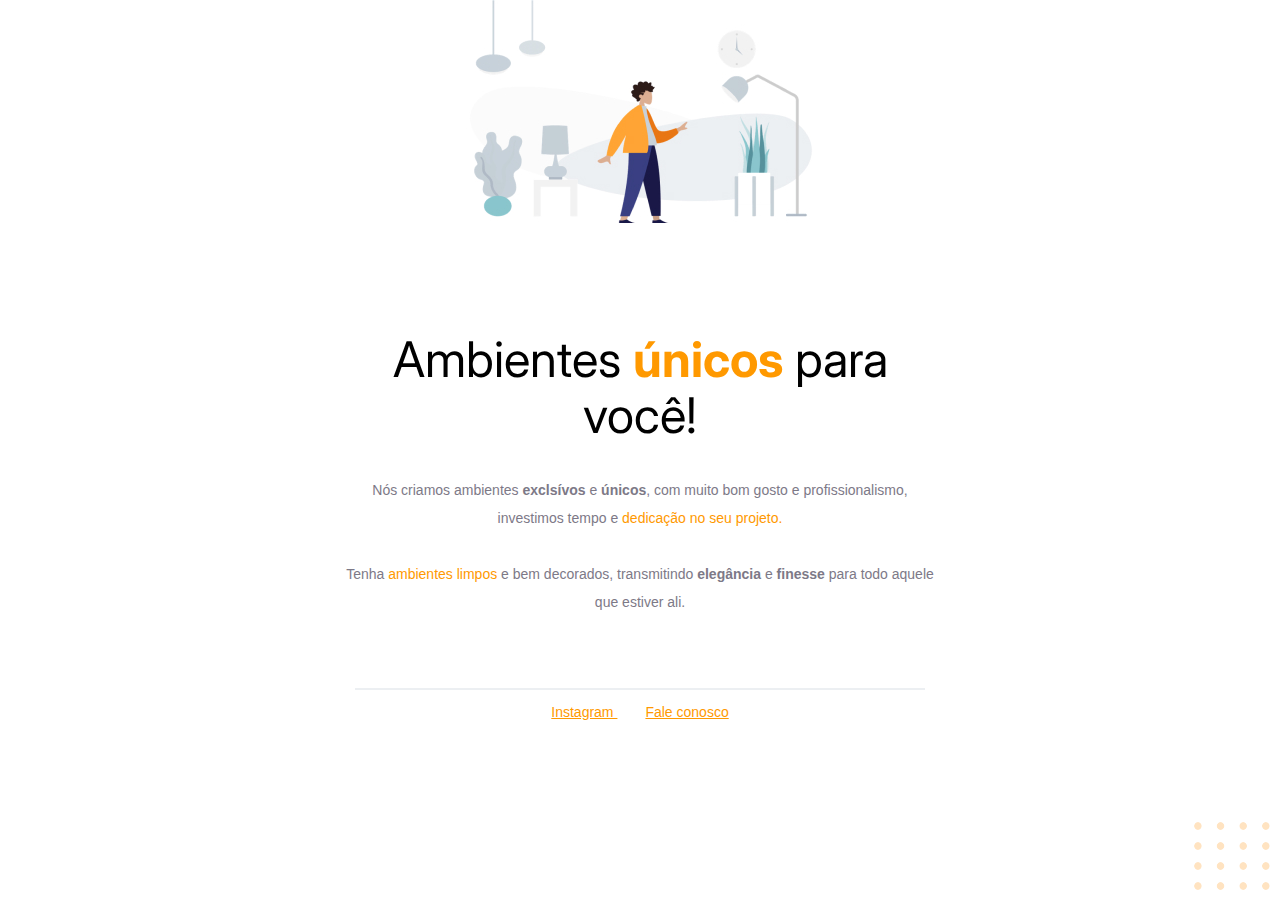
<file: projeto01/index.html>
<!DOCTYPE html>
<html lang="pt-br">
<head>
    <link rel="preconnect" href="https://fonts.googleapis.com">
    <link rel="preconnect" href="https://fonts.gstatic.com" crossorigin>

    <meta charset="UTF-8">
    <meta name="viewport" content="width=device-width, initial-scale=1.0">
    <title>Móveis Customizados</title>

    <link href="https://fonts.googleapis.com/css2?family=Inter:wght@100..900&display=swap" rel="stylesheet">
    
    <link rel="stylesheet" href="style.css">



</head>
<body>

    <div id="hero">
        <img src="imagens/image 1.jpg" 
        alt="desenho de uma pessoa em uma sala com móveis"/>

        <h1>Ambientes <span>únicos</span> para você!</h1>

        <p>
            Nós criamos ambientes <strong>exclsívos</strong> e <strong>únicos</strong>, 
            com muito bom gosto e profissionalismo,
            investimos tempo e <span>dedicação no seu projeto.</span> 
       <br/>
       <br/>
       
            Tenha <span>ambientes limpos</span> e bem decorados,
            transmitindo <strong>elegância</strong>  e <strong>finesse</strong> para todo 
            aquele que estiver ali.
        </p>
    </div>

    <div id="footer">

        <div id="line"></div>


        <a
         target="_blank"
         href="https://instagram.com">Instagram
        </a> 

        <a 
        href="#">Fale conosco
    </a>
    </div>

    <img 
    id="balls"
    src="imagens/balls.svg" 
    alt="bolinhas laranjadas no canto direito inferior da tela"/>
  
    
</body>
</html>
</file>
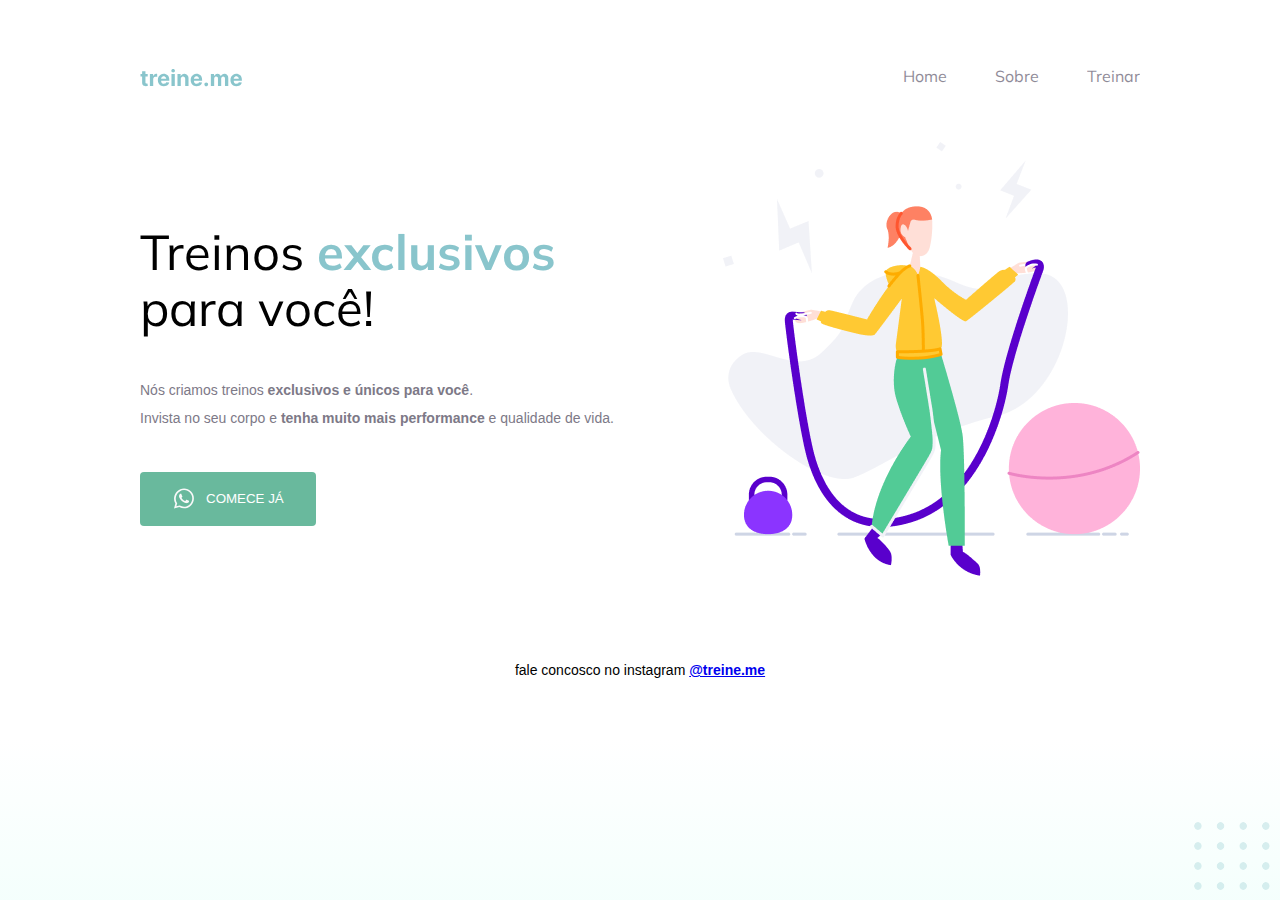
<file: projeto02/index.html>
<!DOCTYPE html>
<html lang="pt-br">
<head>
    <link rel="preconnect" href="https://fonts.googleapis.com">
    <link rel="preconnect" href="https://fonts.gstatic.com" crossorigin>
    <meta charset="UTF-8">
    <meta name="viewport" content="width=device-width, initial-scale=1.0">
    <title>Treine met</title>
    <link rel="stylesheet" href="style.css">
    <link href="https://fonts.googleapis.com/css2?family=Mulish:wght@700&display=swap" rel="stylesheet">
    <link href="https://fonts.googleapis.com/css2?family=Mulish&display=swap" rel="stylesheet">

</head>
<body>

 <div class="page">
    <header>
        <img src="img/Logo.svg" alt="Treine.me"/>
        <nav>
            <ul>
                <li>Home</li>
                <li>Sobre</li>
                <li>Treinar</li>
            </ul>
        </nav>
    </header>
    
    <main>

        <section class="text">
            <h1>Treinos <span>exclusivos</span><br/>
                 para você!</h1>
            <p>Nós criamos treinos <strong>exclusivos e únicos para você</strong>.<br> 
                Invista no seu corpo e <strong>tenha muito mais performance</strong> e qualidade de vida.</p>

                <button>
                    <img src="img/whatsapp 1.svg" alt="Ícone do whatsapp">
                    Comece já
                </button>

        </section>

        <img src="img/fitness-jump.png" alt="desenho de uma mulher pulando corda">

    </main>
    
    <footer>
        fale concosco no instagram 
        <a href="https://instagram.com/treineme" target="_blank">@treine.me</a> 
    </footer>
</div>

<img id="balls" src="img/balls-decoration.svg" alt="bolinhas verdes no canto inferior direito">

</body>
</html>
</file>
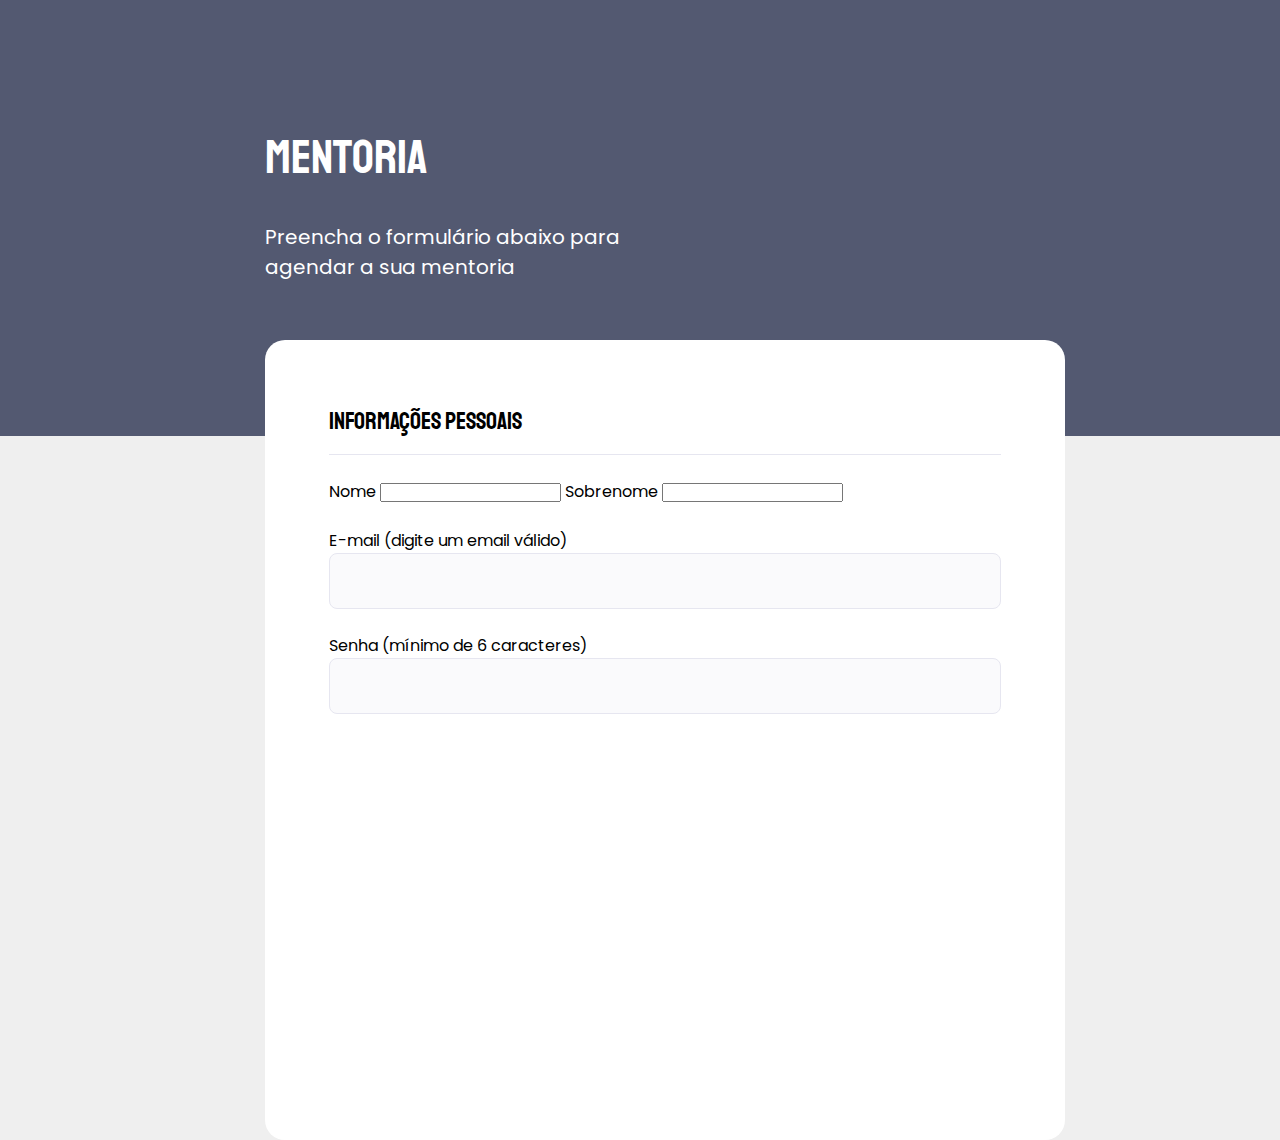
<file: projeto03.1/index.html>
<!DOCTYPE html>
<html lang="PT-br">
<head>
    <meta charset="UTF-8">
    <meta name="viewport" content="width=device-width, initial-scale=1.0">
    <link rel="preconnect" href="https://fonts.googleapis.com">
<link rel="preconnect" href="https://fonts.gstatic.com" crossorigin>
<link rel="preconnect" href="https://fonts.googleapis.com">
<link rel="preconnect" href="https://fonts.gstatic.com" crossorigin>
<link href="https://fonts.googleapis.com/css2?family=Archivo:ital,wght@0,100..900;1,100..900&family=Poppins:ital,wght@0,100;0,200;0,300;0,400;0,500;0,600;0,700;0,800;0,900;1,100;1,200;1,300;1,400;1,500;1,600;1,700;1,800;1,900&family=Staatliches&display=swap" rel="stylesheet">
<link href="https://fonts.googleapis.com/css2?family=Archivo:ital,wght@0,100..900;1,100..900&family=Poppins:ital,wght@0,100;0,200;0,300;0,400;0,500;0,600;0,700;0,800;0,900;1,100;1,200;1,300;1,400;1,500;1,600;1,700;1,800;1,900&family=Staatliches&display=swap" rel="stylesheet">
    <title>Mentoria</title>
    <link rel="stylesheet" href="style.css">
   <body>
     <div class="page">
        <header>
            <h1>Mentoria</h1>   
            <p>Preencha o formulário abaixo para <br>
                 agendar a sua mentoria</p>        
         </header>
        <form>
            <fieldset>
                <div class="fildset-wrapper">
                    <legend>Informações pessoais</legend>
                    <div class="input-wrapper1">
                        <label for="name">Nome</label>
                        <input type="text" id="name"/>                    
                        <label for="lastname">Sobrenome</label>
                        <input type="text" id="name"/>                    
                    </div>

                   

                    <div class="input-wrapper">
                        <label for="email">E-mail <span>(digite um email válido)</span></label>
                        <input type="email" id="email"/>
                    </div>


                    <div class="input-wrapper">
                        <label for="password">Senha <span>(mínimo de 6 caracteres)</span></label>
                        <input type="password" id="event-password"/>
                    </div>

                </div>
            </fieldset>


        </form>    
        
     </div>
   </body>
</head>
<body>
    
</body>
</html>
</file>
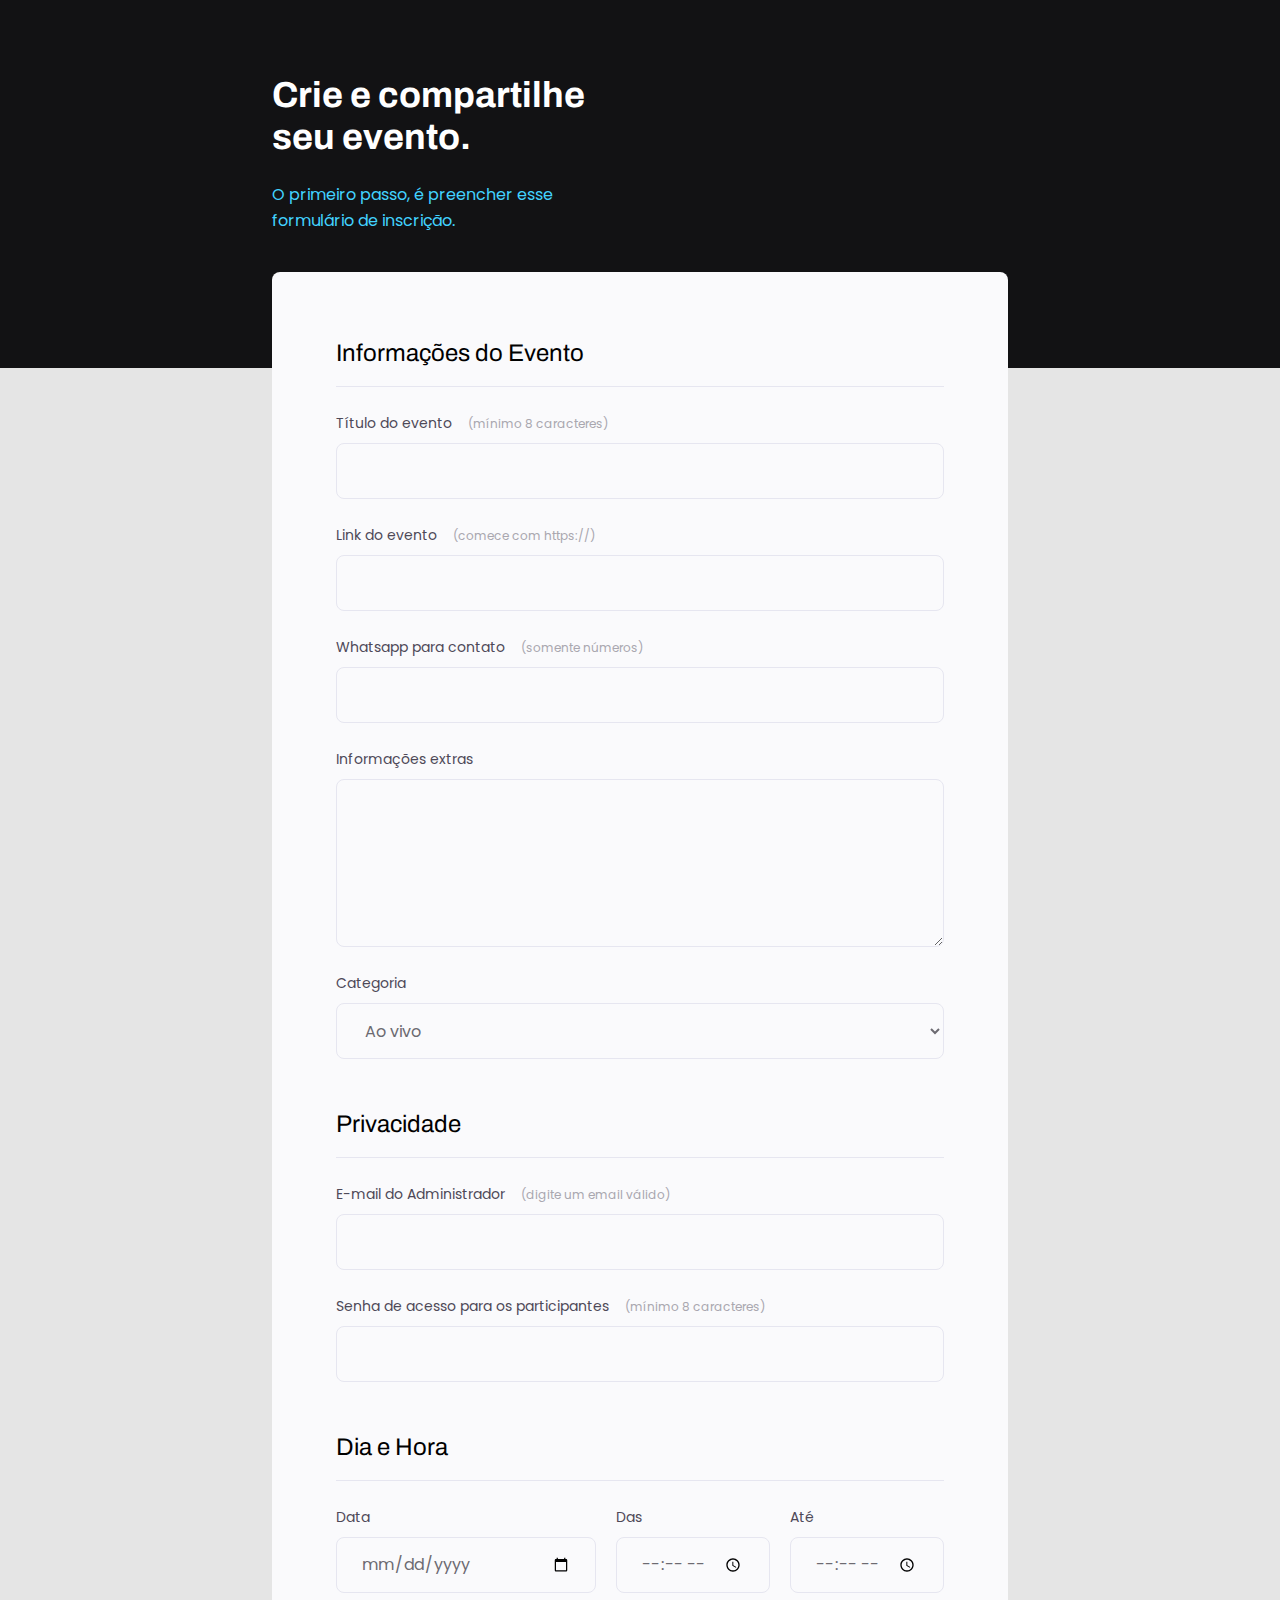
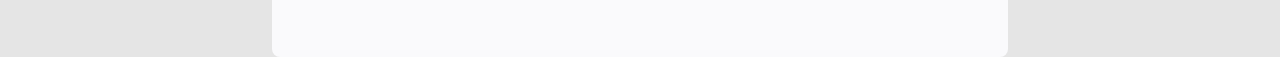
<file: projeto03.2/index.html>
<!DOCTYPE html>
<html lang="pt-br">

<head>
    <meta charset="UTF-8">
    <meta name="viewport" content="width=device-width, initial-scale=1.0">
    <link rel="preconnect" href="https://fonts.googleapis.com">
    <link rel="preconnect" href="https://fonts.gstatic.com" crossorigin>
    <link href="https://fonts.googleapis.com/css2?family=Archivo:ital,wght@0,100..900;1,100..900&display=swap"
        rel="stylesheet">

    <link rel="preconnect" href="https://fonts.googleapis.com">
    <link rel="preconnect" href="https://fonts.gstatic.com" crossorigin>
    <link
        href="https://fonts.googleapis.com/css2?family=Archivo:ital,wght@0,100..900;1,100..900&family=Poppins:ital,wght@0,100;0,200;0,300;0,400;0,500;0,600;0,700;0,800;0,900;1,100;1,200;1,300;1,400;1,500;1,600;1,700;1,800;1,900&display=swap"
        rel="stylesheet">

    <title>Crie seu evento</title>

    <link rel="stylesheet" href="style.css">

</head>

<body>

    <div class="page">
        <header>
            <h1>Crie e compartilhe <br />
                seu evento.</h1>
            <p>O primeiro passo, é preencher esse <br />
                formulário de inscrição.</p>
        </header>

        <form>
            <fieldset>
                <div class="fildset-wrapper">
                    <legend>Informações do Evento</legend>

                    <div class="input-wrapper">
                        <label for="event-title">Título do evento <span>(mínimo 8 caracteres)</span></label>
                        <input type="text" id="event-title" />
                    </div>

                    <div class="input-wrapper">
                        <label for="event-link">Link do evento <span>(comece com https://)</span></label>
                        <input type="url" id="event-link" />
                    </div>

                    <div class="input-wrapper">
                        <label for="event-whatsapp">Whatsapp para contato <span>(somente números)</span></label>
                        <input type="number" id="event-whatsapp" />
                    </div>

                    <div class="input-wrapper">
                        <label for="event-info">Informações extras</label>
                        <textarea id="event-info"></textarea>
                    </div>

                    <div class="input-wrapper">
                        <label for="event-category">Categoria</label>
                        <select id="event-category" >
                            <option value="live">Ao vivo</option>
                            <option value="podcast">Podcast</option>
                            <option value="mentorship">Mentoria</option>
                        </select>
                    </div>
                </div>

                
            </fieldset>

            <fieldset>
                <div class="fildset-wrapper">
                    <legend>Privacidade</legend>

                    <div class="input-wrapper">
                        <label for="event-email">E-mail do Administrador <span>(digite um email válido)</span></label>
                        <input type="email" id="event-email" />
                    </div>

                    <div class="input-wrapper">
                        <label for="event-password">Senha de acesso para os participantes <span>(mínimo 8 caracteres)</span></label>
                        <input type="password" id="event-password" />
                    </div>

                </div>
            </fieldset>

            <fieldset>
                <div class="fildset-wrapper">
                    <legend>Dia e Hora</legend>

                    <div class="col-3">

                        <div class="input-wrapper">
                            <label for="event-date">Data</label>
                            <input type="date" id="event-date" />
                        </div>
    
                        <div class="input-wrapper">
                            <label for="event-begin">Das</label>
                            <input type="time" id="event-begin" />
                        </div>

                        <div class="input-wrapper">
                            <label for="event-end">Até</label>
                            <input type="time" id="event-end" />
                        </div>
    

                    </div>

                  
                </div>
            </fieldset>


        </form>

    </div>

</body>

</html>
</file>
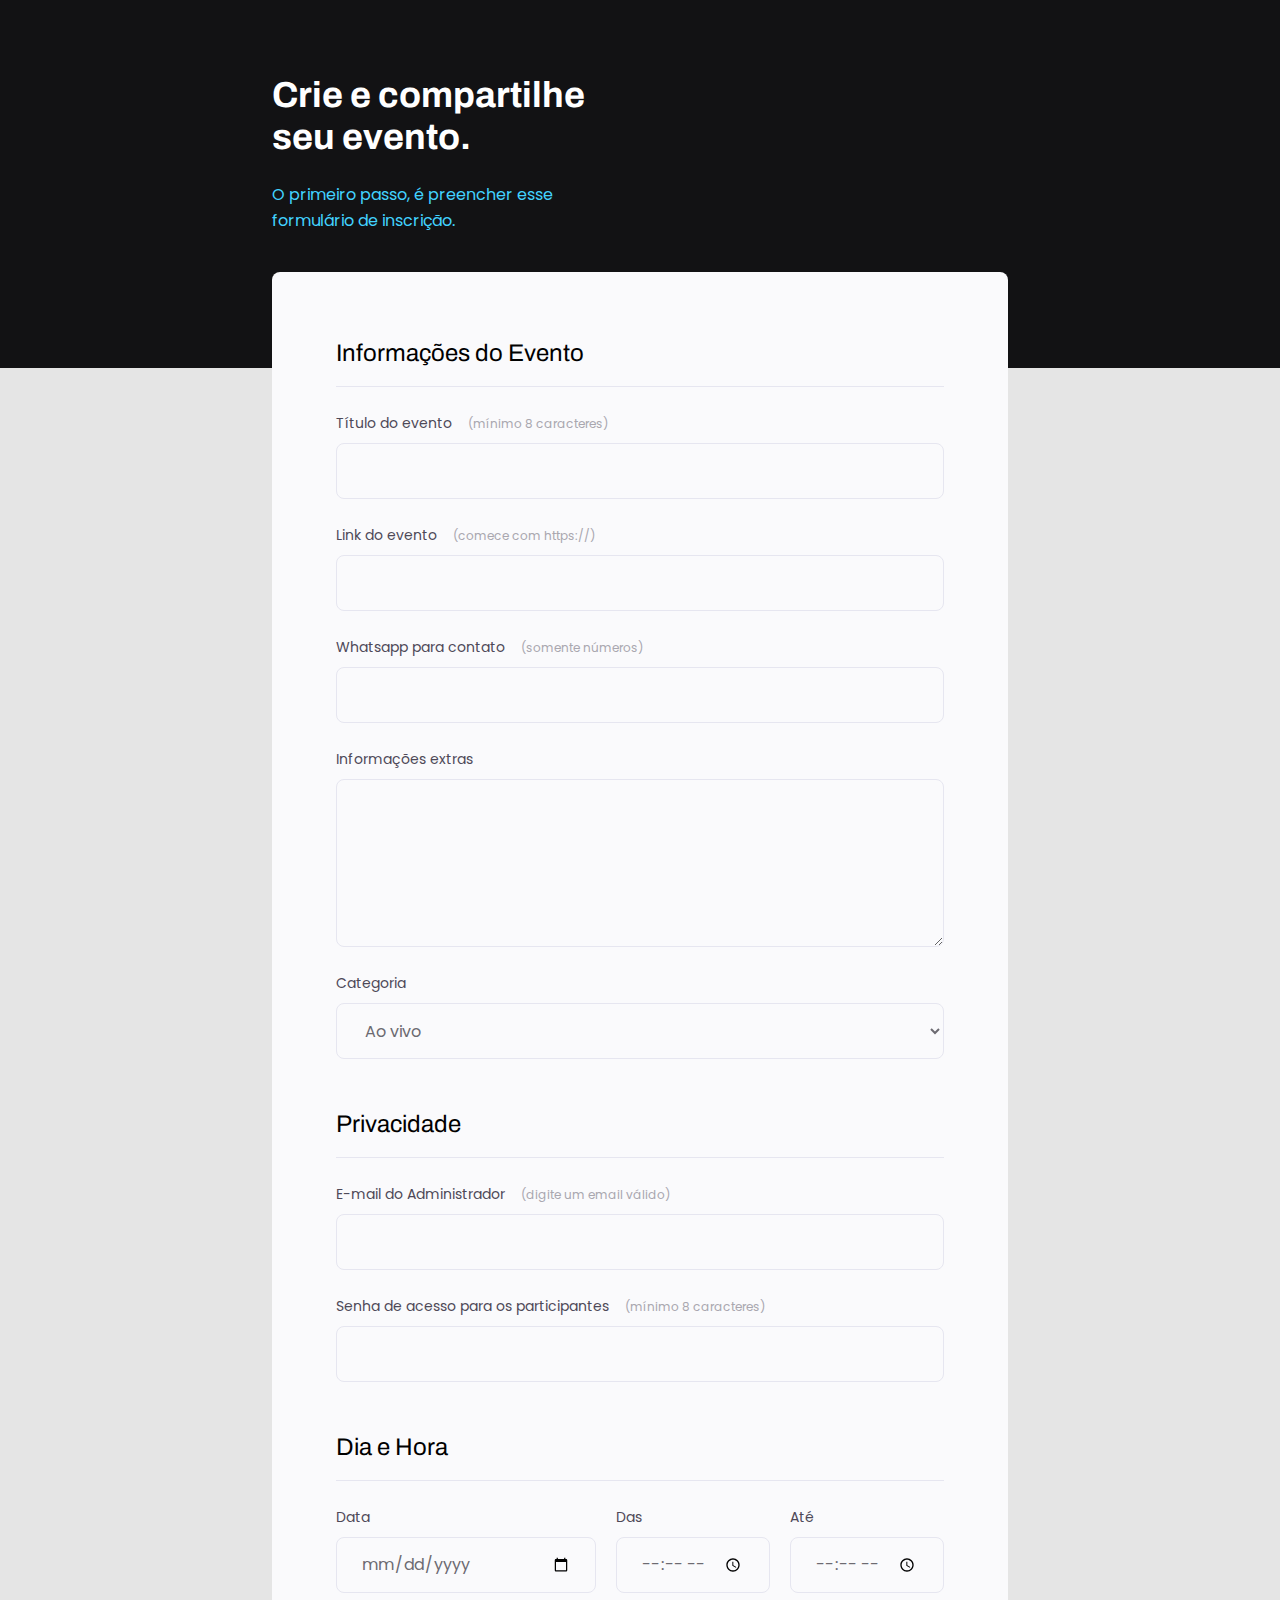
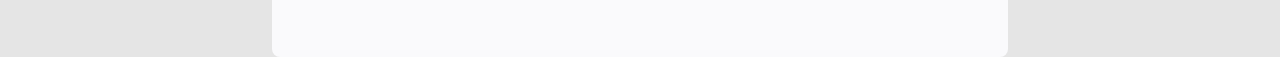
<file: projeto03/index.html>
<!DOCTYPE html>
<html lang="pt-br">

<head>
    <meta charset="UTF-8">
    <meta name="viewport" content="width=device-width, initial-scale=1.0">
    <link rel="preconnect" href="https://fonts.googleapis.com">
    <link rel="preconnect" href="https://fonts.gstatic.com" crossorigin>
    <link href="https://fonts.googleapis.com/css2?family=Archivo:ital,wght@0,100..900;1,100..900&display=swap"
        rel="stylesheet">

    <link rel="preconnect" href="https://fonts.googleapis.com">
    <link rel="preconnect" href="https://fonts.gstatic.com" crossorigin>
    <link
        href="https://fonts.googleapis.com/css2?family=Archivo:ital,wght@0,100..900;1,100..900&family=Poppins:ital,wght@0,100;0,200;0,300;0,400;0,500;0,600;0,700;0,800;0,900;1,100;1,200;1,300;1,400;1,500;1,600;1,700;1,800;1,900&display=swap"
        rel="stylesheet">

    <title>Crie seu evento</title>

    <link rel="stylesheet" href="style.css">

</head>

<body>

    <div class="page">
        <header>
            <h1>Crie e compartilhe <br />
                seu evento.</h1>
            <p>O primeiro passo, é preencher esse <br />
                formulário de inscrição.</p>
        </header>

        <form>
            <fieldset>
                <div class="fildset-wrapper">
                    <legend>Informações do Evento</legend>

                    <div class="input-wrapper">
                        <label for="event-title">Título do evento <span>(mínimo 8 caracteres)</span></label>
                        <input type="text" id="event-title" />
                    </div>

                    <div class="input-wrapper">
                        <label for="event-link">Link do evento <span>(comece com https://)</span></label>
                        <input type="url" id="event-link" />
                    </div>

                    <div class="input-wrapper">
                        <label for="event-whatsapp">Whatsapp para contato <span>(somente números)</span></label>
                        <input type="number" id="event-whatsapp" />
                    </div>

                    <div class="input-wrapper">
                        <label for="event-info">Informações extras</label>
                        <textarea id="event-info"></textarea>
                    </div>

                    <div class="input-wrapper">
                        <label for="event-category">Categoria</label>
                        <select id="event-category" >
                            <option value="live">Ao vivo</option>
                            <option value="podcast">Podcast</option>
                            <option value="mentorship">Mentoria</option>
                        </select>
                    </div>


                </div>
            </fieldset>

            <fieldset>
                <div class="fildset-wrapper">
                    <legend>Privacidade</legend>

                    <div class="input-wrapper">
                        <label for="event-email">E-mail do Administrador <span>(digite um email válido)</span></label>
                        <input type="email" id="event-email" />
                    </div>

                    <div class="input-wrapper">
                        <label for="event-password">Senha de acesso para os participantes <span>(mínimo 8 caracteres)</span></label>
                        <input type="password" id="event-password" />
                    </div>

                </div>
            </fieldset>

            <fieldset>
                <div class="fildset-wrapper">
                    <legend>Dia e Hora</legend>

                    <div class="col-3">

                        <div class="input-wrapper">
                            <label for="event-date">Data</label>
                            <input type="date" id="event-date" />
                        </div>
    
                        <div class="input-wrapper">
                            <label for="event-begin">Das</label>
                            <input type="time" id="event-begin" />
                        </div>

                        <div class="input-wrapper">
                            <label for="event-end">Até</label>
                            <input type="time" id="event-end" />
                        </div>
    

                    </div>

                  
                </div>
            </fieldset>


        </form>

    </div>

</body>

</html>
</file>
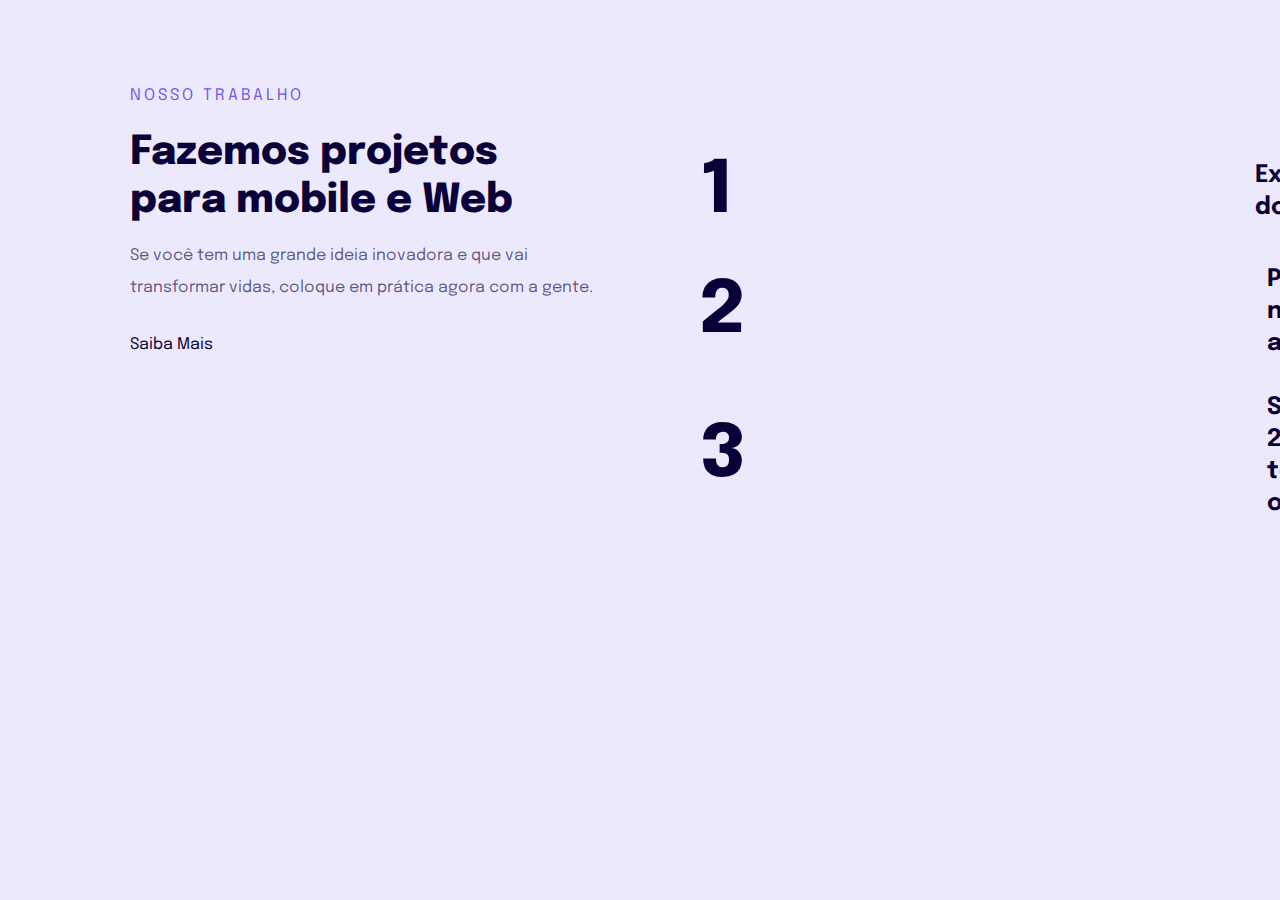
<file: projeto04/index.html>
<!DOCTYPE html>
<html lang="pt-br">
<head>
    <link rel="preconnect" href="https://fonts.googleapis.com">
    <link rel="preconnect" href="https://fonts.gstatic.com" crossorigin>
    <meta charset="UTF-8">
    <meta name="viewport" content="width=device-width, initial-scale=1.0">
    <title>Introdução á responsividade</title>
    
    <link rel="stylesheet" href="style.css">
    <link href="https://fonts.googleapis.com/css2?family=Epilogue:ital,wght@0,100..900;1,100..900&display=swap" rel="stylesheet">

</head>
<body>
    <main>
    <div>
        <p>NOSSO TRABALHO</p>
       
        <h1>Fazemos projetos para
            mobile e Web</h1>
       
        <p>Se você tem uma grande ideia inovadora e que vai transformar vidas, coloque em prática agora com a gente.</p>    
       
        <a href="#">Saiba Mais</a>
    </div>

        <ul>
            <li><span>1</span> Experiência do usuário</li>
            <li><span>2</span> Pagamentos no aplicativo</li>
            <li><span>3</span> Suporte 24h todos os dias</li>
        </ul>
    </main>
    
</body>
</html>
</file>
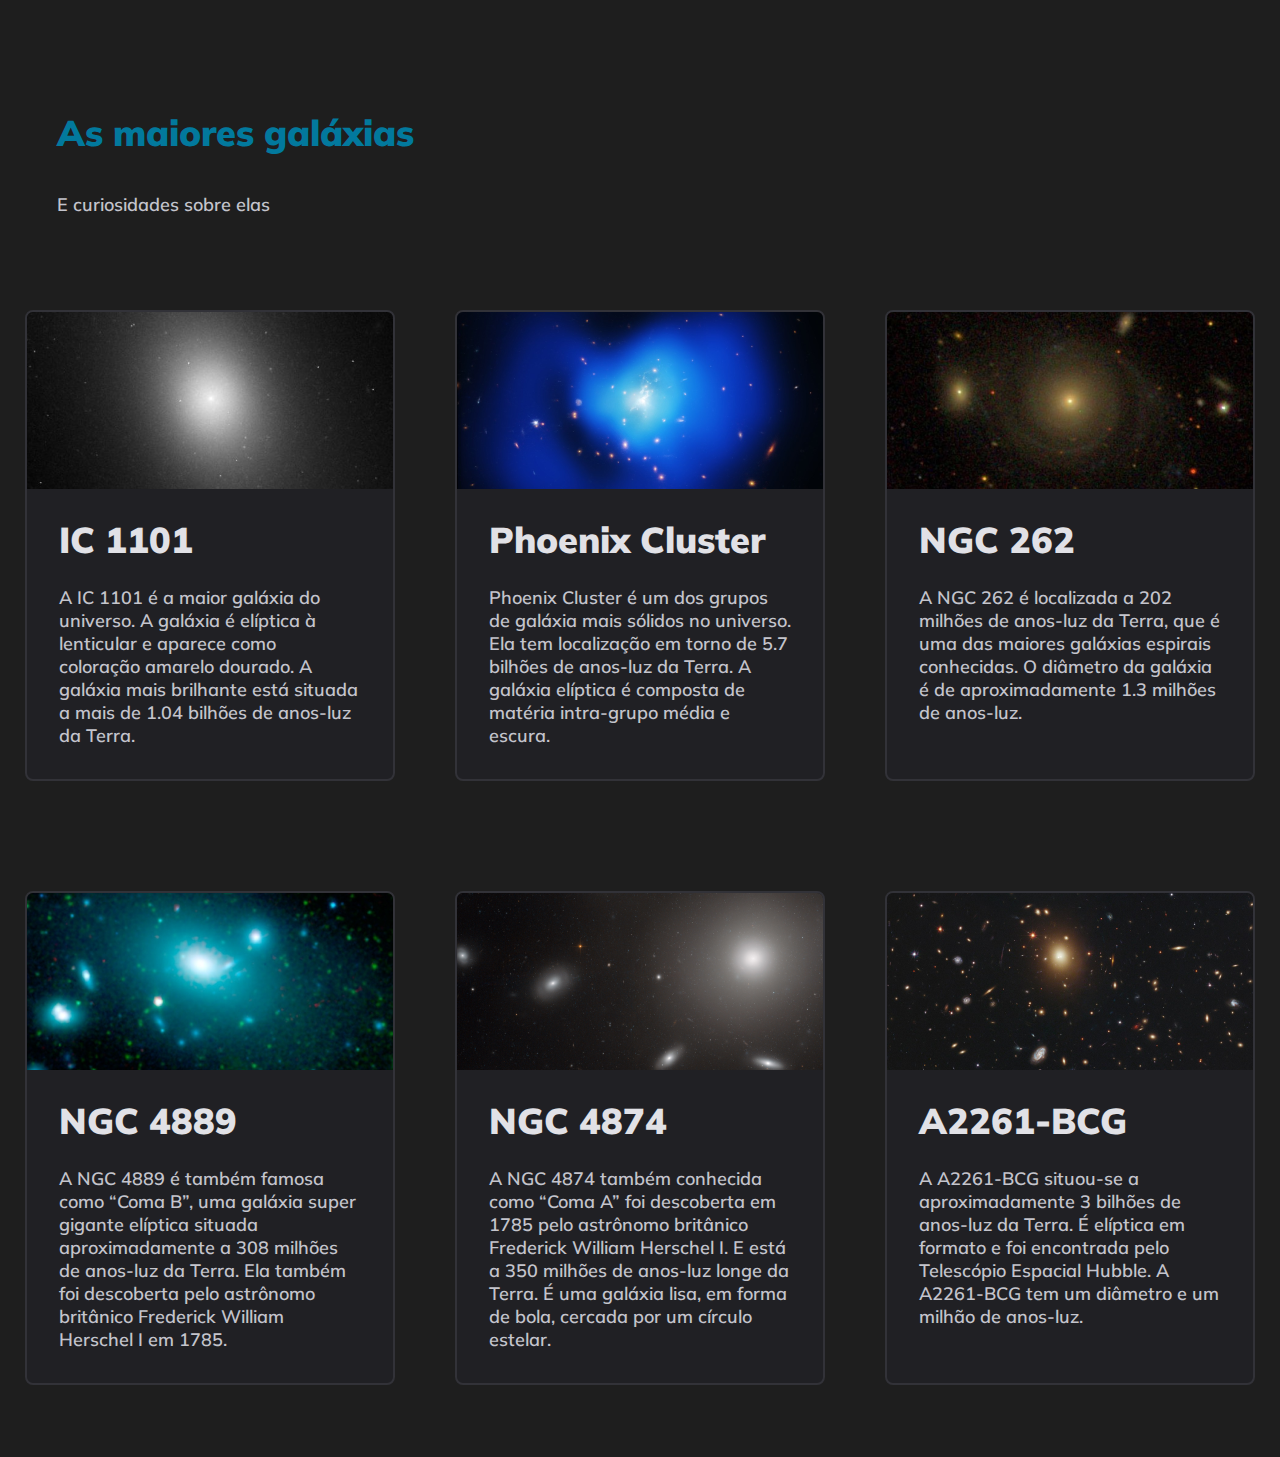
<file: projeto06/index.html>
<!DOCTYPE html>
<html lang="pt-br">

<head>
    <meta charset="UTF-8">
    <meta name="viewport" content="width=device-width, initial-scale=1.0">
    <link rel="stylesheet" href="style.css">
    <link rel="preconnect" href="https://fonts.googleapis.com">
    <link rel="preconnect" href="https://fonts.gstatic.com" crossorigin>
    <link href="https://fonts.googleapis.com/css2?family=Mulish:ital,wght@0,200..1000;1,200..1000&display=swap" rel="stylesheet">
    
    <title>Galaxy</title>
</head>

<body>
    <header>
        <h1>As maiores galáxias</h1>
        <h2>E curiosidades sobre elas</h2>
    </header>

    <main class="image-gallery">

        <div class="image-item">
            <img src="img/image 1.png" alt="imagem galaxia">
            <h3>IC 1101</h3>
            <p>A IC 1101 é a maior galáxia do universo. A galáxia é elíptica à lenticular e aparece como coloração amarelo dourado. A galáxia mais brilhante está situada a mais de 1.04 bilhões de anos-luz da Terra. </p>
        </div>

        <div class="image-item">
            <img src="img/image 2.png" alt="imagem galaxia">
            <h3>Phoenix Cluster</h3>
            <p>Phoenix Cluster é um dos grupos de galáxia mais sólidos no universo. Ela tem localização em torno de 5.7 bilhões de anos-luz da Terra. A galáxia elíptica é composta de matéria intra-grupo média e escura.</p>
        </div>

        <div class="image-item">
            <img src="img/image 3.png" alt="imagem galaxia">
            <h3>NGC 262</h3>
            <p>A NGC 262 é localizada a 202 milhões de anos-luz da Terra, que é uma das maiores galáxias espirais conhecidas. O diâmetro da galáxia é de aproximadamente 1.3 milhões de anos-luz. </p>
        </div>

        <div class="image-item">
            <img src="img/image 4.png" alt="imagem galaxia">
            <h3>NGC 4889</h3>
            <p>A NGC 4889 é também famosa como “Coma B”, uma galáxia super gigante elíptica situada aproximadamente a 308 milhões de anos-luz da Terra. Ela também foi descoberta pelo astrônomo britânico Frederick William Herschel I em 1785.</p>
        </div>

        <div class="image-item">
            <img src="img/image 5.png" alt="imagem galaxia">
            <h3>NGC 4874</h3>
            <p>A NGC 4874 também conhecida como “Coma A” foi descoberta em 1785 pelo astrônomo britânico Frederick William Herschel I. E está a 350 milhões de anos-luz longe da Terra. É uma galáxia lisa, em forma de bola, cercada por um círculo estelar.</p>
        </div>

        <div class="image-item">
            <img src="img/image 6.png" alt="imagem galaxia">
            <h3>A2261-BCG</h3>
            <p>A A2261-BCG situou-se a aproximadamente 3 bilhões de anos-luz da Terra. É elíptica em formato e foi encontrada pelo Telescópio Espacial Hubble. A A2261-BCG tem um diâmetro e um milhão de anos-luz.</p>
        </div>


    </main>

</body>

</html>
</file>
<file: projeto01/style.css>
body {
    font-family: 'Open Sans', sans-serif;
    text-align: center ;
    margin: 0;
}

#hero {
    width: 592px;
    margin: 0 auto 72px;
}

#hero img {
    margin-bottom: 72px;
}

h1 {
    font-family: 'Inter', sans-serif;
    font-size: 49px;
    line-height: 56px;
    font-weight: normal;
    margin-bottom: 32px;
}

h1 span {
    font-weight: bold;
}

span, a {
    color: #FF9900;
}

p, #footer {
    color: #7D7987;
    font-size: 14px;
    line-height: 28px;
}


#footer a + a {
    margin-left: 28px;
}

#footer #line {
    width: 568px;
    height: 0px;
    margin: 0 auto 8px;
    border: 1px solid #ECEFF2
}

#balls{
    position: fixed ;
    bottom: 0px;
    right: 0px;
}
</file>
<file: projeto02/style.css>
body {
    margin: 0;
    font-family: 'Open Sans', sans-serif;

    background: linear-gradient(180deg, rgba(227, 255, 248, 0)82.08%, rgba(227, 255, 248, 0.38)100%);
    min-height: 100vh;
}
.page {
   width: 1000px;
   margin: 0 auto;
   padding-top: 65px;
}

 header {
    display: flex;
    justify-content: space-between;
    align-items: center;
    margin-bottom: 55px; 
}
 ul {
    display: flex;
    list-style: none;
    gap: 48px; 
    margin: 0;
    padding: 0;
 }

 ul li {
   color: #1F1534;
   text-decoration: none;
   opacity: 0.5 ;
 }

 ul li:hover {
    font-weight: bold;
    cursor: pointer;
    opacity: 1;
}

 h1, ul {
    font-family: 'Mulish', sans-serif;
 }

 main {
   display: flex;
   align-items: center;
   justify-content: space-between;
 }

 h1 {
   font-size: 49px;
   line-height: 56px;
   color: #000;
   font-weight: normal;
 }

 h1 span {
   color: #89C5CC;
   font-weight: bold;
 }

 p {
   font-size: 14px;
   line-height: 28px;
   color: #7D7987;
   margin: 40px 0;
 }

 button:hover {
   background: #4ea788;
 }

 button {
   color: white;
   text-transform: uppercase;
   font-family: 'Open Sans', sans-serif;
   background: #69B99D;
   border: none;
   padding: 14px 32px 15px;
   display: flex;
   align-items: center;
   justify-content: center;
   gap: 10px;
   border-radius: 4px;
   cursor: pointer;
}

footer {
   font-size: 14px;
   line-height: 28px;
   text-align: center;
   margin-top: 80px;
   cursor: pointer;
}

footer a {
   font-weight: bold;
}

#balls {
   position: fixed;
   bottom: 0;
   right: 0;
}
</file>
<file: projeto03.1/style.css>
* {
    margin: 0;
    padding: 0;
    box-sizing: border-box;
}

body{
    background: #EFEFEF;
    font-family: "Poppins", sans-serif ;
}

body::before{
    content: '';
    width: 100%;
    height: 436px;
    position: absolute;
    top: 0;
    left: 0;
    background: #535971;
    z-index: -1;
}

h1 {
    color: #FFFFFF;
    margin-bottom: 35px;
    font-family: "Staatliches", sans-serif;
    font-weight: 400;
    font-style: normal;
    font-size: 48px;
    line-height: 60px;
}

body header p {
    font-family: "Poppins", sans-serif ;
    color: #FFFFFF;
    font-style: normal;
    font-weight: 400;
    font-size: 20px;
    line-height: 30px;
    
    
}

.page{
    width: 750px;
    margin: auto;
}
 
header{
    width: 471px;
    margin-top: 127px;
}

form {
    margin-top: 58px;
    background: #FFFFFF;
    min-height: 800px;
    border-radius: 20px;
    padding: 64px;
    display: flex;
    flex-direction: column;
    gap: 48px;
    width: 800px;
}

fieldset {
    border: none;
}

.fildset-wrapper {
    display: flex;
    flex-direction: column;
    gap: 24px;
}



.input-wrapper {
    display: flex;
    flex-direction: column;
}


fieldset legend {
    font-family: "Staatliches", sans-serif;
    font-weight: 200px;
    font-size: 24px;
    line-height: 34px;
    width: 100%;
    border-bottom: 1px solid #E6E6F0;
    padding-bottom: 16px;
}

.input-wrapper input{
    background: #FAFAFC;
    border: 1px solid #E6E6f0;
    border-radius: 8px;
    height: 56px;
    padding: 0 24px;
    font-size: 16px;
    line-height: 26px;
    color: #6c6a71;
}
</file>
<file: projeto03.2/style.css>
* {
    margin: 0;
    padding: 0;
    box-sizing: border-box;
}

body, input, button, select, textarea {
    font-family: 'Poppins', sans-serif;
}

body {
    background: #E5E5E5;
}

body::before {
    content: '';
    width: 100%;
    height: 368px;

    position: absolute;
    top: 0;
    left: 0;
    z-index: -1;
    background: #121214;
}

.page {
    width: 736px;
    margin: auto;
}

header {
    width: 319px;
    margin-top: 74px;
}

header h1 {
    font-family: 'Archivo',sans-serif;
    font-weight: bold;
    font-size: 36px;
    line-height: 42px;
    color: white;

    margin-bottom: 24px;
}
header p {
    font-size: 16px;
    line-height: 26px;
    color: #42D3ff;
}

form {
    margin-top: 38px;
    background: #FAFAFC;
    border-radius: 8px;
    min-height: 300px;
    padding: 64px;
    display: flex;
    flex-direction: column;
    gap: 48px;
}

fieldset {
    border: none;
}

.fildset-wrapper {
    display: flex;
    flex-direction: column;
    gap: 24px;
}

fieldset legend {
    font-family: 'Archivo', sans-serif;
    font-weight: 600px;
    font-size: 24px;
    line-height: 34px;
    width: 100%;
    border-bottom: 1px solid #E6E6F0;
    padding-bottom: 16px;
}

.input-wrapper {
    display: flex;
    flex-direction: column;
}

.input-wrapper label {
    font-size: 14px;
    line-height: 24px;
    color: #4e4958;
    margin-bottom: 8px;
}

.input-wrapper label span {
    margin-left: 12px;
    font-size: 12px;
    line-height: 20px;
    color: #a9a7af;
}


.input-wrapper label span:hover{
    color: #6c6a71;
}

.input-wrapper input, 
.input-wrapper textarea,
.input-wrapper select {
    background: #FAFAFC;
    border: 1px solid #E6E6f0;
    border-radius: 8px;
    height: 56px;
    padding: 0 24px;
    font-size: 16px;
    line-height: 26px;
    color: #6c6a71;
}

.input-wrapper textarea {
    padding: 0;
    height: 168px;
}

.col-3 {
    display: flex;
    gap: 20px;
}

.col-3 > div:nth-child(1) {
    width: 100%;
}


#name{
    display: flex;
    display: inline-block;
}
</file>
<file: projeto03/style.css>
* {
    margin: 0;
    padding: 0;
    box-sizing: border-box;
}

body, input, button, select, textarea {
    font-family: 'Poppins', sans-serif;
}

body {
    background: #E5E5E5;
}

body::before {
    content: '';
    width: 100%;
    height: 368px;

    position: absolute;
    top: 0;
    left: 0;
    z-index: -1;
    background: #121214;
}

.page {
    width: 736px;
    margin: auto;
}

header {
    width: 319px;
    margin-top: 74px;
}

header h1 {
    font-family: 'Archivo',sans-serif;
    font-weight: bold;
    font-size: 36px;
    line-height: 42px;
    color: white;

    margin-bottom: 24px;
}
header p {
    font-size: 16px;
    line-height: 26px;
    color: white;
    color: #42D3ff;
}

form {
    margin-top: 38px;
    background: #FAFAFC;
    border-radius: 8px;
    min-height: 300px;
    padding: 64px;
    display: flex;
    flex-direction: column;
    gap: 48px;
}

fieldset {
    border: none;
}

.fildset-wrapper {
    display: flex;
    flex-direction: column;
    gap: 24px;
}

fieldset legend {
    font-family: 'Archivo', sans-serif;
    font-weight: 600px;
    font-size: 24px;
    line-height: 34px;
    width: 100%;
    border-bottom: 1px solid #E6E6F0;
    padding-bottom: 16px;
}

.input-wrapper {
    display: flex;
    flex-direction: column;
}

.input-wrapper label {
    font-size: 14px;
    line-height: 24px;
    color: #4e4958;
    margin-bottom: 8px;
}

.input-wrapper label span {
    margin-left: 12px;
    font-size: 12px;
    line-height: 20px;
    color: #a9a7af;
}

.input-wrapper label span:hover{
    color: #6c6a71;
}

.input-wrapper input, 
.input-wrapper textarea,
.input-wrapper select {
    background: #FAFAFC;
    border: 1px solid #E6E6f0;
    border-radius: 8px;
    height: 56px;
    padding: 0 24px;
    font-size: 16px;
    line-height: 26px;
    color: #6c6a71;
}

.input-wrapper textarea {
    padding: 0;
    height: 168px;
}

.col-3 {
    display: flex;
    gap: 20px;
}

.col-3 > div:nth-child(1) {
    width: 100%;
}
</file>
<file: projeto04/style.css>
* {
    margin: 0;
    padding: 0;
    box-sizing: border-box;
}

ul {
    list-style: none;
}

:root {
    font-size: 62.5%; 
}

body{
    font-family: 'Epilogue', sans-serif;
    background: #ECE9FD;
    padding: 6.0rem 2.3rem 6.6rem;
    font-size: 1.6rem;
}

main {
    max-width: 33.0rem;
    margin: 0 auto;
}

h1{
    font-weight: 800;
    font-size: 'Epilogue', sans-serifs;
    font-size: 4.0rem;
    line-height: 4.8rem;
    color: #090039;
    margin-bottom: 1.5rem;
}

main p:first-child {
    color: #7158EF;
    letter-spacing: 3px;
    line-height: 3.2rem;
    margin-bottom: 1.7rem;
}

h1 + p {
    color: rgba(10, 0, 57, 0.64);
    line-height: 3.2rem;
    margin-bottom: 3.2rem;
}

a {
    color: #090039;
    text-decoration: none;
}

a:hover {
    color: #7158EF;
}

ul {
    margin-top: 7.2rem;
}

ul li {
    font-weight: 700;
    font-size: 2.4rem;
    line-height: 32px;
    color: #090039;

    max-width: 25.7rem;
    display: flex;
    gap: 3.8rem;
}

ul li span {
    font-weight: 800;
    font-size: 7.2rem;
    line-height: 8.0rem;
    letter-spacing: -2px;
    color: #090039;
}

@media (min-width: 700px) {

    body {
        padding: 8rem;
    }

    main {
        max-width: 1020px;
        display: flex;
        gap: 10rem;
    }
    
    main > div {
        max-width: 484px;
    }

    ul li {
        gap: 52.3rem;
        max-width: 450px;
        align-items: center;
    }

    ul li + li {
        margin-top: 3.2rem ;
    }
}
</file>
<file: projeto06/style.css>
* {
    margin: 0;
    padding: 0;
    box-sizing: border-box;
}

body {
    background: #1E1E1E;
    padding: 72px 104px;
    display: grid;
    place-content: center;
}

main {
    display: grid;
    grid-template-columns: repeat(3, 370px);
    
    gap: 48px 60px;
        
}

header h1, 
.image-item h3 {
    color: #E1E1E6;
    font-family: "Mulish", sans-serif;
    font-size: 36px;
    font-weight: 900;
    padding: 24px 32px 0;
}

h1 {
    font-size: 58px;
    line-height: 73px;
    color: #02799D !important;
}

header h2,
.image-item p {
    color: #C4C4CC;
    font-family: "Mulish", sans-serif;
    font-size: 18px;
    font-weight: 600;
    padding: 24px 32px 32px;
}

.image-item {
    margin-top: 62px;
   background: #202024;
   border: 2px solid #323238;
   border-radius: 8px;
   overflow: hidden;
}
</file>
